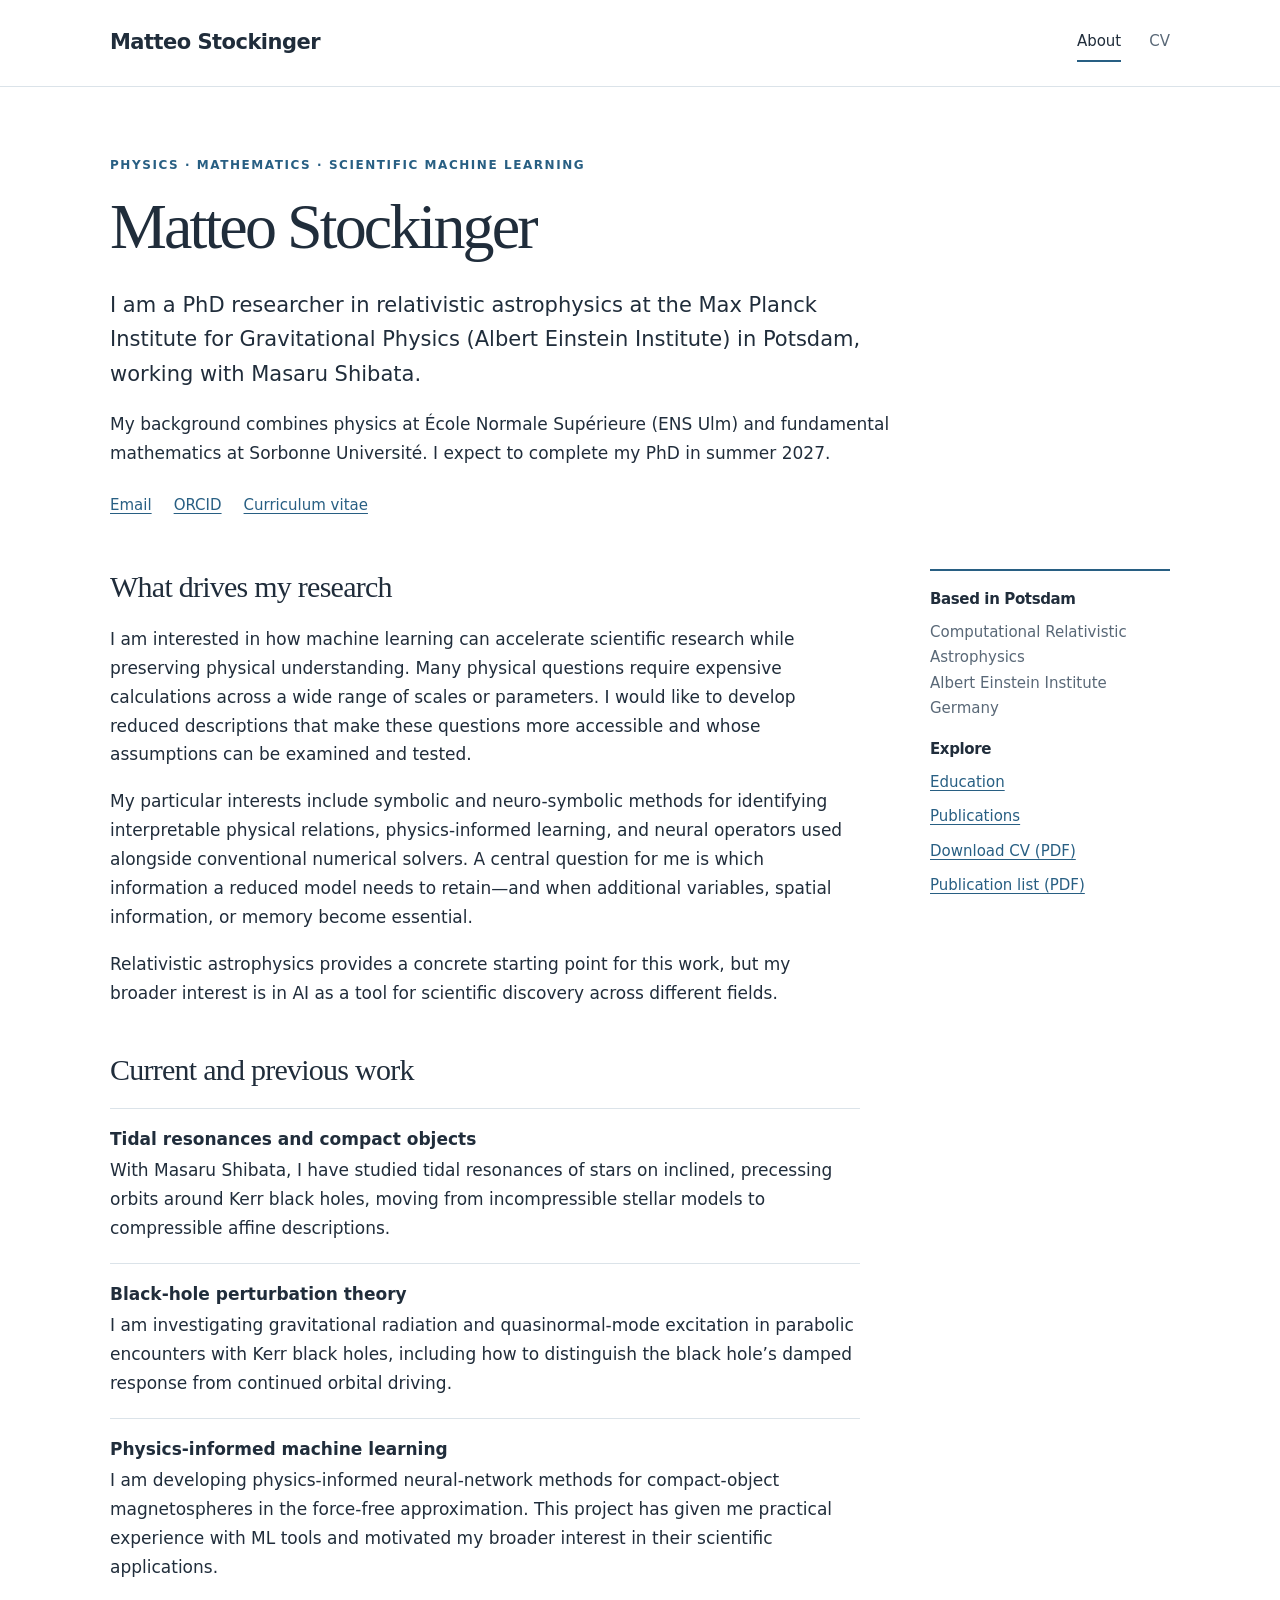
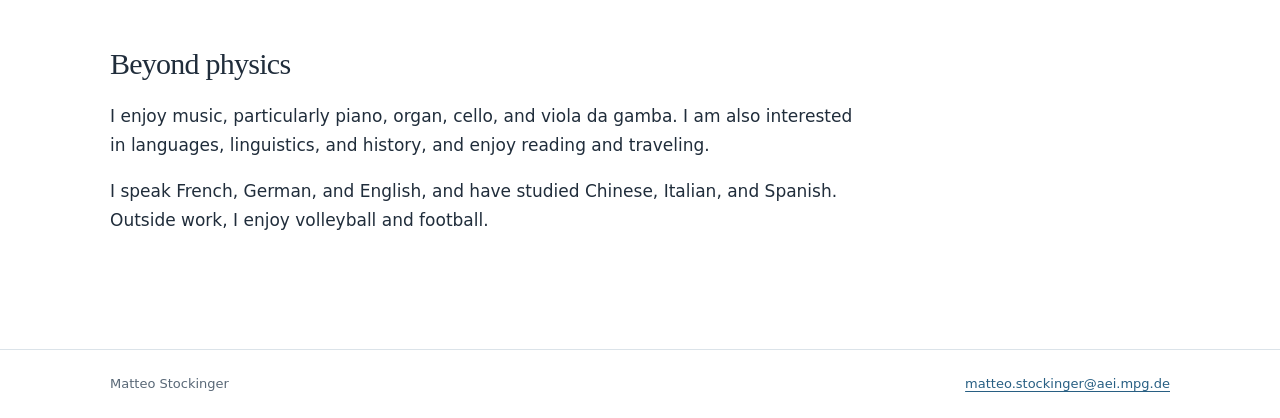
<file: index.html>
<!doctype html>
<html lang="en">
<head>
  <meta charset="utf-8">
  <meta name="viewport" content="width=device-width, initial-scale=1">
  <meta name="description" content="Matteo Stockinger, PhD researcher in relativistic astrophysics at the Albert Einstein Institute. Research interests in interpretable physical models and scientific machine learning.">
  <title>Matteo Stockinger — About & research</title>
  <link rel="stylesheet" href="styles.css">
</head>
<body>
<a class="skip-link" href="#main">Skip to content</a>
<header class="site-header"><div class="wrap header-inner">
  <a class="brand" href="index.html">Matteo Stockinger</a>
  <nav aria-label="Main navigation"><a href="index.html" aria-current="page">About</a><a href="CV.html">CV</a></nav>
</div></header>
<main id="main" class="wrap">
  <div class="hero">
    <p class="eyebrow">Physics · Mathematics · Scientific machine learning</p>
    <h1>Matteo Stockinger</h1>
    <p class="lead">I am a PhD researcher in relativistic astrophysics at the Max Planck Institute for Gravitational Physics (Albert Einstein Institute) in Potsdam, working with Masaru Shibata.</p>
    <p>My background combines physics at École Normale Supérieure (ENS Ulm) and fundamental mathematics at Sorbonne Université. I expect to complete my PhD in summer 2027.</p>
    <div class="contacts"><a href="mailto:matteo.stockinger@aei.mpg.de">Email</a><a href="https://orcid.org/0009-0002-8092-1119">ORCID</a><a href="CV.html">Curriculum vitae</a></div>
  </div>
  <div class="content-grid">
    <div>
      <section aria-labelledby="research-drive">
        <h2 id="research-drive">What drives my research</h2>
        <p>I am interested in how machine learning can accelerate scientific research while preserving physical understanding. Many physical questions require expensive calculations across a wide range of scales or parameters. I would like to develop reduced descriptions that make these questions more accessible and whose assumptions can be examined and tested.</p>
        <p>My particular interests include symbolic and neuro-symbolic methods for identifying interpretable physical relations, physics-informed learning, and neural operators used alongside conventional numerical solvers. A central question for me is which information a reduced model needs to retain—and when additional variables, spatial information, or memory become essential.</p>
        <p>Relativistic astrophysics provides a concrete starting point for this work, but my broader interest is in AI as a tool for scientific discovery across different fields.</p>
      </section>
      <section aria-labelledby="current-work">
        <h2 id="current-work">Current and previous work</h2>
        <div class="topic"><h3>Tidal resonances and compact objects</h3><p>With Masaru Shibata, I have studied tidal resonances of stars on inclined, precessing orbits around Kerr black holes, moving from incompressible stellar models to compressible affine descriptions.</p></div>
        <div class="topic"><h3>Black-hole perturbation theory</h3><p>I am investigating gravitational radiation and quasinormal-mode excitation in parabolic encounters with Kerr black holes, including how to distinguish the black hole’s damped response from continued orbital driving.</p></div>
        <div class="topic"><h3>Physics-informed machine learning</h3><p>I am developing physics-informed neural-network methods for compact-object magnetospheres in the force-free approximation. This project has given me practical experience with ML tools and motivated my broader interest in their scientific applications.</p></div>
      </section>
      <section aria-labelledby="beyond-physics">
        <h2 id="beyond-physics">Beyond physics</h2>
        <p>I enjoy music, particularly piano, organ, cello, and viola da gamba. I am also interested in languages, linguistics, and history, and enjoy reading and traveling.</p>
        <p>I speak French, German, and English, and have studied Chinese, Italian, and Spanish. Outside work, I enjoy volleyball and football.</p>
      </section>
    </div>
    <aside class="sidebar" aria-label="Affiliation and links">
      <h2>Based in Potsdam</h2>
      <p>Computational Relativistic Astrophysics<br>Albert Einstein Institute<br>Germany</p>
      <h2>Explore</h2>
      <ul class="link-list"><li><a href="CV.html#education">Education</a></li><li><a href="CV.html#publications">Publications</a></li><li><a href="assets/Matteo_Stockinger_CV.pdf">Download CV (PDF)</a></li><li><a href="assets/Matteo_Stockinger_Publications.pdf">Publication list (PDF)</a></li></ul>
    </aside>
  </div>
</main>
<footer class="site-footer"><div class="wrap footer-inner"><span>Matteo Stockinger</span><a href="mailto:matteo.stockinger@aei.mpg.de">matteo.stockinger@aei.mpg.de</a></div></footer>
</body>
</html>
</file>
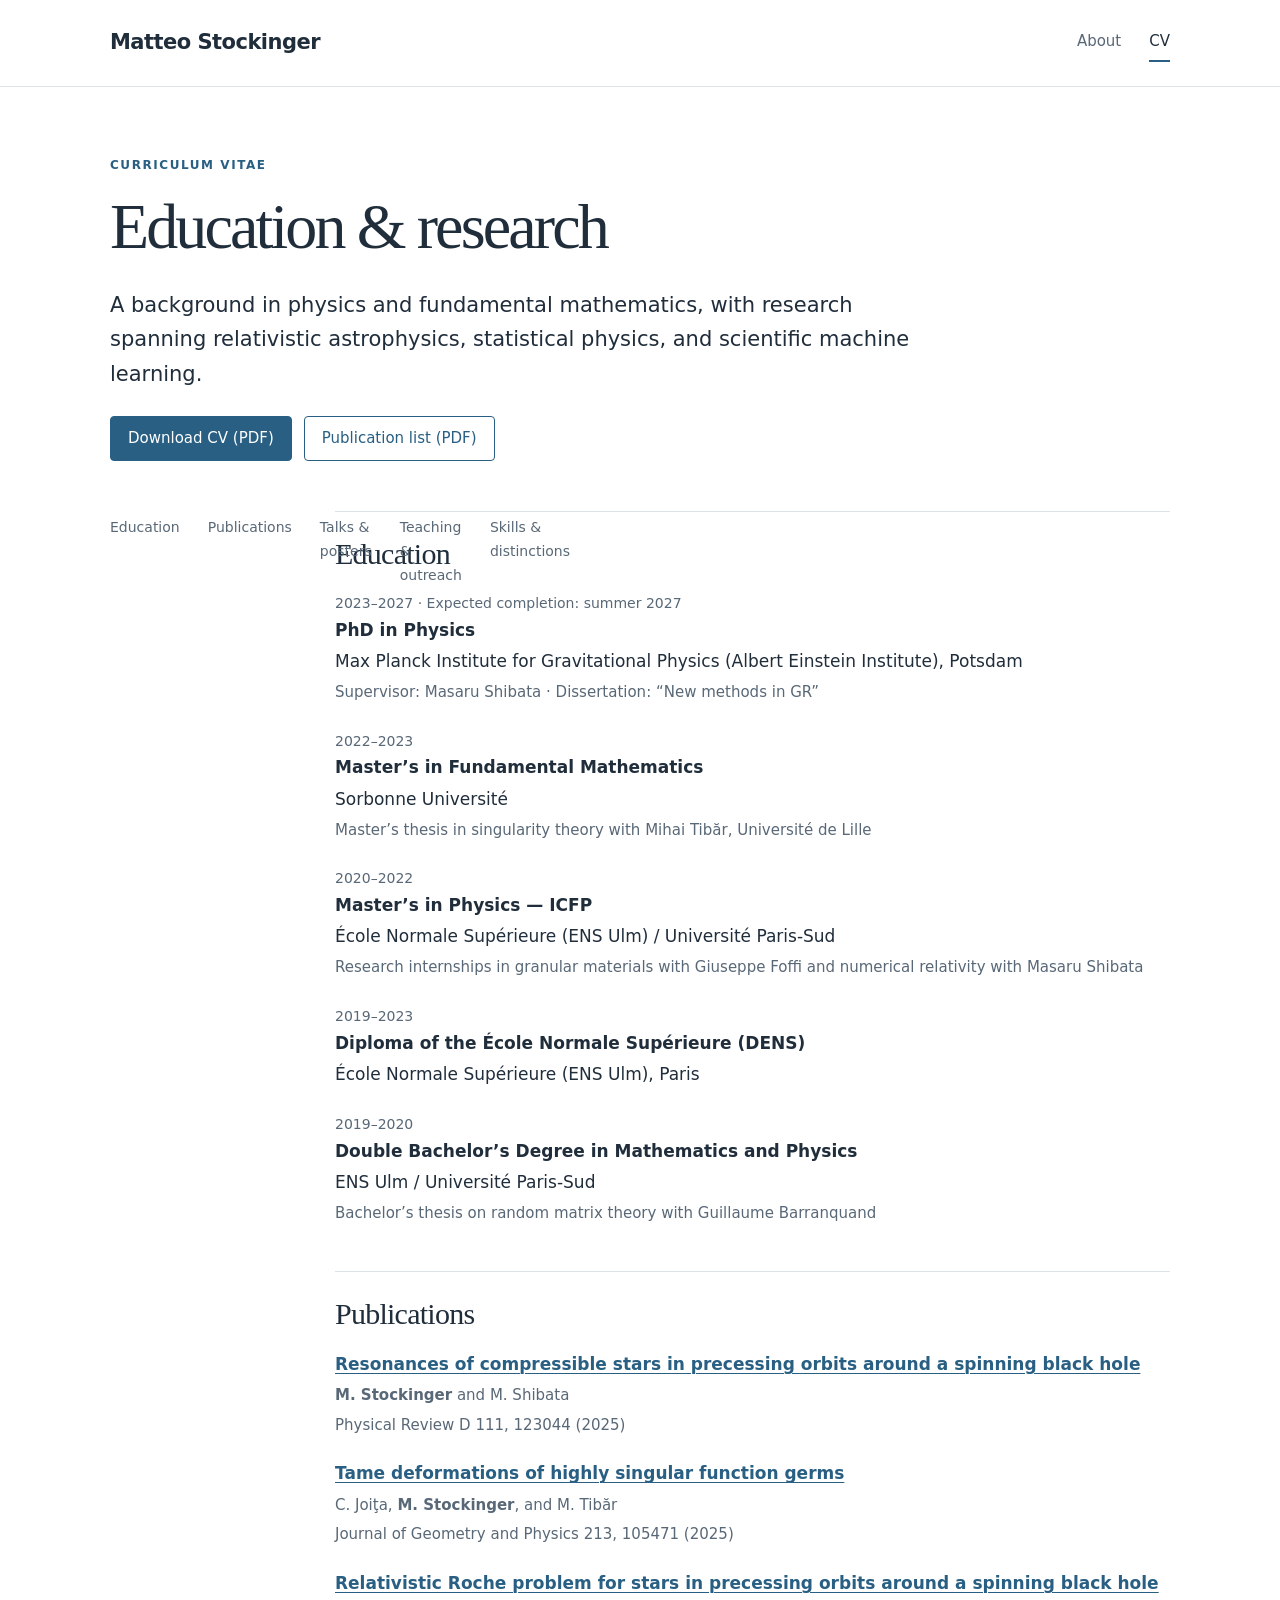
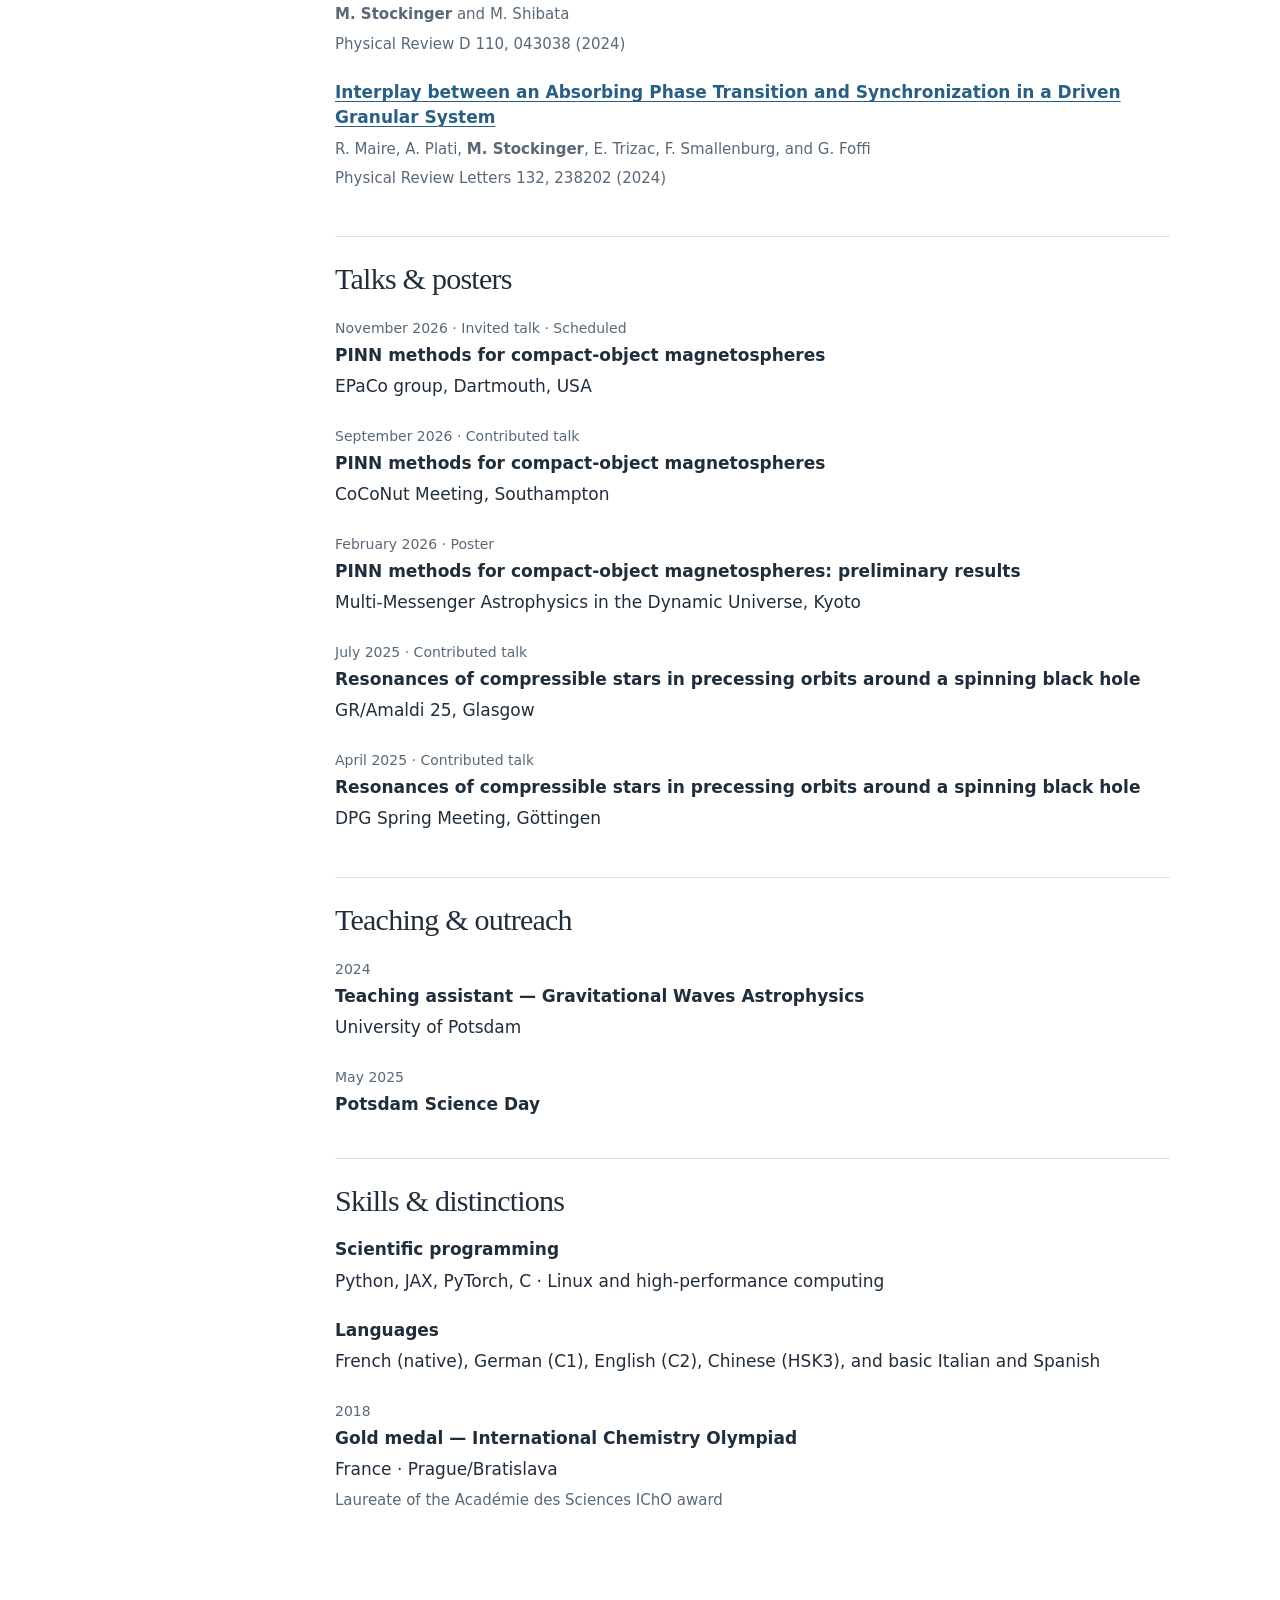
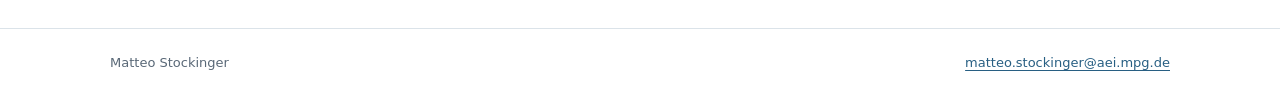
<file: CV.html>
<!doctype html>
<html lang="en">
<head>
  <meta charset="utf-8">
  <meta name="viewport" content="width=device-width, initial-scale=1">
  <meta name="description" content="Curriculum vitae of Matteo Stockinger: education, publications, talks, teaching, and scientific programming.">
  <title>Matteo Stockinger — Curriculum vitae</title>
  <link rel="stylesheet" href="styles.css">
</head>
<body>
<a class="skip-link" href="#main">Skip to content</a>
<header class="site-header"><div class="wrap header-inner"><a class="brand" href="index.html">Matteo Stockinger</a><nav aria-label="Main navigation"><a href="index.html">About</a><a href="CV.html" aria-current="page">CV</a></nav></div></header>
<main id="main" class="wrap">
  <div class="hero"><p class="eyebrow">Curriculum vitae</p><h1>Education & research</h1><p class="lead">A background in physics and fundamental mathematics, with research spanning relativistic astrophysics, statistical physics, and scientific machine learning.</p><div class="downloads"><a class="button primary" href="assets/Matteo_Stockinger_CV.pdf">Download CV (PDF)</a><a class="button" href="assets/Matteo_Stockinger_Publications.pdf">Publication list (PDF)</a></div></div>
  <div class="cv-grid">
    <nav class="cv-nav" aria-label="CV sections"><a href="#education">Education</a><a href="#publications">Publications</a><a href="#talks">Talks & posters</a><a href="#teaching">Teaching & outreach</a><a href="#skills">Skills & distinctions</a></nav>
    <div>
      <section id="education" class="cv-section"><h2>Education</h2>
        <div class="entry"><p class="date">2023–2027 · Expected completion: summer 2027</p><h3>PhD in Physics</h3><p>Max Planck Institute for Gravitational Physics (Albert Einstein Institute), Potsdam</p><p class="metadata">Supervisor: Masaru Shibata · Dissertation: “New methods in GR”</p></div>
        <div class="entry"><p class="date">2022–2023</p><h3>Master’s in Fundamental Mathematics</h3><p>Sorbonne Université</p><p class="metadata">Master’s thesis in singularity theory with Mihai Tibăr, Université de Lille</p></div>
        <div class="entry"><p class="date">2020–2022</p><h3>Master’s in Physics — ICFP</h3><p>École Normale Supérieure (ENS Ulm) / Université Paris-Sud</p><p class="metadata">Research internships in granular materials with Giuseppe Foffi and numerical relativity with Masaru Shibata</p></div>
        <div class="entry"><p class="date">2019–2023</p><h3>Diploma of the École Normale Supérieure (DENS)</h3><p>École Normale Supérieure (ENS Ulm), Paris</p></div>
        <div class="entry"><p class="date">2019–2020</p><h3>Double Bachelor’s Degree in Mathematics and Physics</h3><p>ENS Ulm / Université Paris-Sud</p><p class="metadata">Bachelor’s thesis on random matrix theory with Guillaume Barranquand</p></div>
      </section>
      <section id="publications" class="cv-section"><h2>Publications</h2>
        <article class="publication"><h3><a href="https://arxiv.org/abs/2502.06998">Resonances of compressible stars in precessing orbits around a spinning black hole</a></h3><p><strong>M. Stockinger</strong> and M. Shibata</p><p>Physical Review D 111, 123044 (2025)</p></article>
        <article class="publication"><h3><a href="https://arxiv.org/abs/2310.07340">Tame deformations of highly singular function germs</a></h3><p>C. Joiţa, <strong>M. Stockinger</strong>, and M. Tibăr</p><p>Journal of Geometry and Physics 213, 105471 (2025)</p></article>
        <article class="publication"><h3><a href="https://arxiv.org/abs/2403.06834">Relativistic Roche problem for stars in precessing orbits around a spinning black hole</a></h3><p><strong>M. Stockinger</strong> and M. Shibata</p><p>Physical Review D 110, 043038 (2024)</p></article>
        <article class="publication"><h3><a href="https://doi.org/10.1103/PhysRevLett.132.238202">Interplay between an Absorbing Phase Transition and Synchronization in a Driven Granular System</a></h3><p>R. Maire, A. Plati, <strong>M. Stockinger</strong>, E. Trizac, F. Smallenburg, and G. Foffi</p><p>Physical Review Letters 132, 238202 (2024)</p></article>
      </section>
      <section id="talks" class="cv-section"><h2>Talks & posters</h2>
        <div class="entry"><p class="date">November 2026 · Invited talk · Scheduled</p><h3>PINN methods for compact-object magnetospheres</h3><p>EPaCo group, Dartmouth, USA</p></div>
        <div class="entry"><p class="date">September 2026 · Contributed talk</p><h3>PINN methods for compact-object magnetospheres</h3><p>CoCoNut Meeting, Southampton</p></div>
        <div class="entry"><p class="date">February 2026 · Poster</p><h3>PINN methods for compact-object magnetospheres: preliminary results</h3><p>Multi-Messenger Astrophysics in the Dynamic Universe, Kyoto</p></div>
        <div class="entry"><p class="date">July 2025 · Contributed talk</p><h3>Resonances of compressible stars in precessing orbits around a spinning black hole</h3><p>GR/Amaldi 25, Glasgow</p></div>
        <div class="entry"><p class="date">April 2025 · Contributed talk</p><h3>Resonances of compressible stars in precessing orbits around a spinning black hole</h3><p>DPG Spring Meeting, Göttingen</p></div>
      </section>
      <section id="teaching" class="cv-section"><h2>Teaching & outreach</h2><div class="entry"><p class="date">2024</p><h3>Teaching assistant — Gravitational Waves Astrophysics</h3><p>University of Potsdam</p></div><div class="entry"><p class="date">May 2025</p><h3>Potsdam Science Day</h3></div></section>
      <section id="skills" class="cv-section"><h2>Skills & distinctions</h2><div class="entry"><h3>Scientific programming</h3><p>Python, JAX, PyTorch, C · Linux and high-performance computing</p></div><div class="entry"><h3>Languages</h3><p>French (native), German (C1), English (C2), Chinese (HSK3), and basic Italian and Spanish</p></div><div class="entry"><p class="date">2018</p><h3>Gold medal — International Chemistry Olympiad</h3><p>France · Prague/Bratislava</p><p class="metadata">Laureate of the Académie des Sciences IChO award</p></div></section>
    </div>
  </div>
</main>
<footer class="site-footer"><div class="wrap footer-inner"><span>Matteo Stockinger</span><a href="mailto:matteo.stockinger@aei.mpg.de">matteo.stockinger@aei.mpg.de</a></div></footer>
</body>
</html>
</file>
<file: styles.css>
:root { color-scheme: light; --ink:#202d3b; --muted:#596877; --accent:#285f83; --line:#dbe3e9; --paper:#fff; --wash:#f2f5f7; }
* { box-sizing:border-box; }
html { scroll-behavior:smooth; }
body { margin:0; background:var(--paper); color:var(--ink); font:17px/1.7 system-ui,-apple-system,BlinkMacSystemFont,"Segoe UI",sans-serif; }
a { color:var(--accent); text-underline-offset:.2em; text-decoration-thickness:1px; }
a:hover { color:#163d59; }
a:focus-visible { outline:3px solid #b87525; outline-offset:5px; border-radius:2px; }
.skip-link { position:absolute; left:20px; top:-80px; background:#fff; padding:10px 15px; z-index:10; }
.skip-link:focus { top:10px; }
.wrap { width:min(1060px, calc(100% - 64px)); margin-inline:auto; }
.site-header { border-bottom:1px solid var(--line); }
.header-inner { display:flex; justify-content:space-between; align-items:center; gap:24px; padding-block:24px; }
.brand { color:var(--ink); text-decoration:none; font-weight:650; letter-spacing:-.025em; font-size:21px; }
nav { display:flex; gap:28px; }
nav a { color:var(--muted); text-decoration:none; font-size:15px; padding-block:5px; }
nav a[aria-current="page"] { color:var(--ink); border-bottom:2px solid var(--accent); }
.hero { padding-block:68px 50px; max-width:850px; }
.eyebrow { margin:0 0 14px; color:var(--accent); font-size:12px; font-weight:650; text-transform:uppercase; letter-spacing:.13em; }
h1,h2,h3 { line-height:1.2; }
h1 { font-family:Georgia,"Times New Roman",serif; font-weight:400; font-size:clamp(40px,6vw,64px); letter-spacing:-.045em; margin:0 0 22px; }
.lead { font-size:21px; line-height:1.65; max-width:800px; }
.hero p:last-child { margin-bottom:0; }
.metadata { color:var(--muted); font-size:15px; }
.contacts { display:flex; flex-wrap:wrap; gap:8px 22px; margin-top:26px; font-size:15px; }
.content-grid { display:grid; grid-template-columns:minmax(0,1fr) 240px; gap:70px; padding-block:0 70px; }
section { margin:0 0 44px; }
h2 { font-family:Georgia,"Times New Roman",serif; font-weight:400; font-size:30px; letter-spacing:-.025em; margin:0 0 20px; }
h3 { font-size:17px; font-weight:650; margin:0 0 7px; }
p { margin:0 0 18px; }
.sidebar { border-top:2px solid var(--accent); padding-top:19px; }
.sidebar h2 { font-family:inherit; font-weight:650; font-size:15px; margin-bottom:12px; }
.sidebar p { color:var(--muted); font-size:15px; }
.link-list { list-style:none; padding:0; margin:0; font-size:15px; }
.link-list li { margin-bottom:9px; }
.topic { padding-block:20px; border-top:1px solid var(--line); }
.topic p { margin-bottom:0; }
.cv-grid { display:grid; grid-template-columns:165px minmax(0,1fr); gap:60px; padding-bottom:70px; }
.cv-nav { position:sticky; top:24px; align-self:start; }
.cv-nav a { display:block; margin-bottom:10px; font-size:14px; }
.cv-section { padding-top:24px; border-top:1px solid var(--line); scroll-margin-top:25px; }
.entry { margin-bottom:24px; }
.entry p { margin-bottom:4px; }
.date { font-size:14px; color:var(--muted); }
.publication { margin-bottom:23px; }
.publication h3 { font-weight:550; line-height:1.45; }
.publication p { color:var(--muted); font-size:15px; margin:4px 0; }
.downloads { display:flex; flex-wrap:wrap; gap:12px; margin-top:24px; }
.button { display:inline-block; padding:9px 17px; border:1px solid var(--accent); text-decoration:none; border-radius:4px; font-size:15px; }
.button.primary { background:var(--accent); color:#fff; }
.button:hover { background:var(--wash); color:var(--accent); }
.site-footer { border-top:1px solid var(--line); padding-block:23px; color:var(--muted); font-size:13px; }
.footer-inner { display:flex; justify-content:space-between; flex-wrap:wrap; gap:12px; }
@media (max-width:760px) {
 .wrap { width:calc(100% - 36px); }
 .header-inner { padding-block:18px; gap:15px; }
 .brand { font-size:18px; }
 nav { gap:19px; }
 .hero { padding-block:42px 35px; }
 .lead { font-size:19px; }
 .content-grid,.cv-grid { grid-template-columns:1fr; gap:20px; }
 .sidebar { max-width:100%; }
 .cv-nav { position:static; display:flex; flex-wrap:wrap; gap:6px 18px; padding-bottom:15px; }
 .cv-nav a { margin:0; }
}
@media print {
 body { font-size:11pt; }
 .wrap { width:100%; }
 .site-header,.site-footer,.cv-nav,.downloads,.skip-link { display:none; }
 .hero { padding:0 0 20px; }
 h1 { font-size:30pt; }
 .content-grid,.cv-grid { display:block; padding:0; }
 section,.entry,.publication { break-inside:avoid; }
 .sidebar { margin-top:25px; }
 a { color:inherit; }
}
</file>
